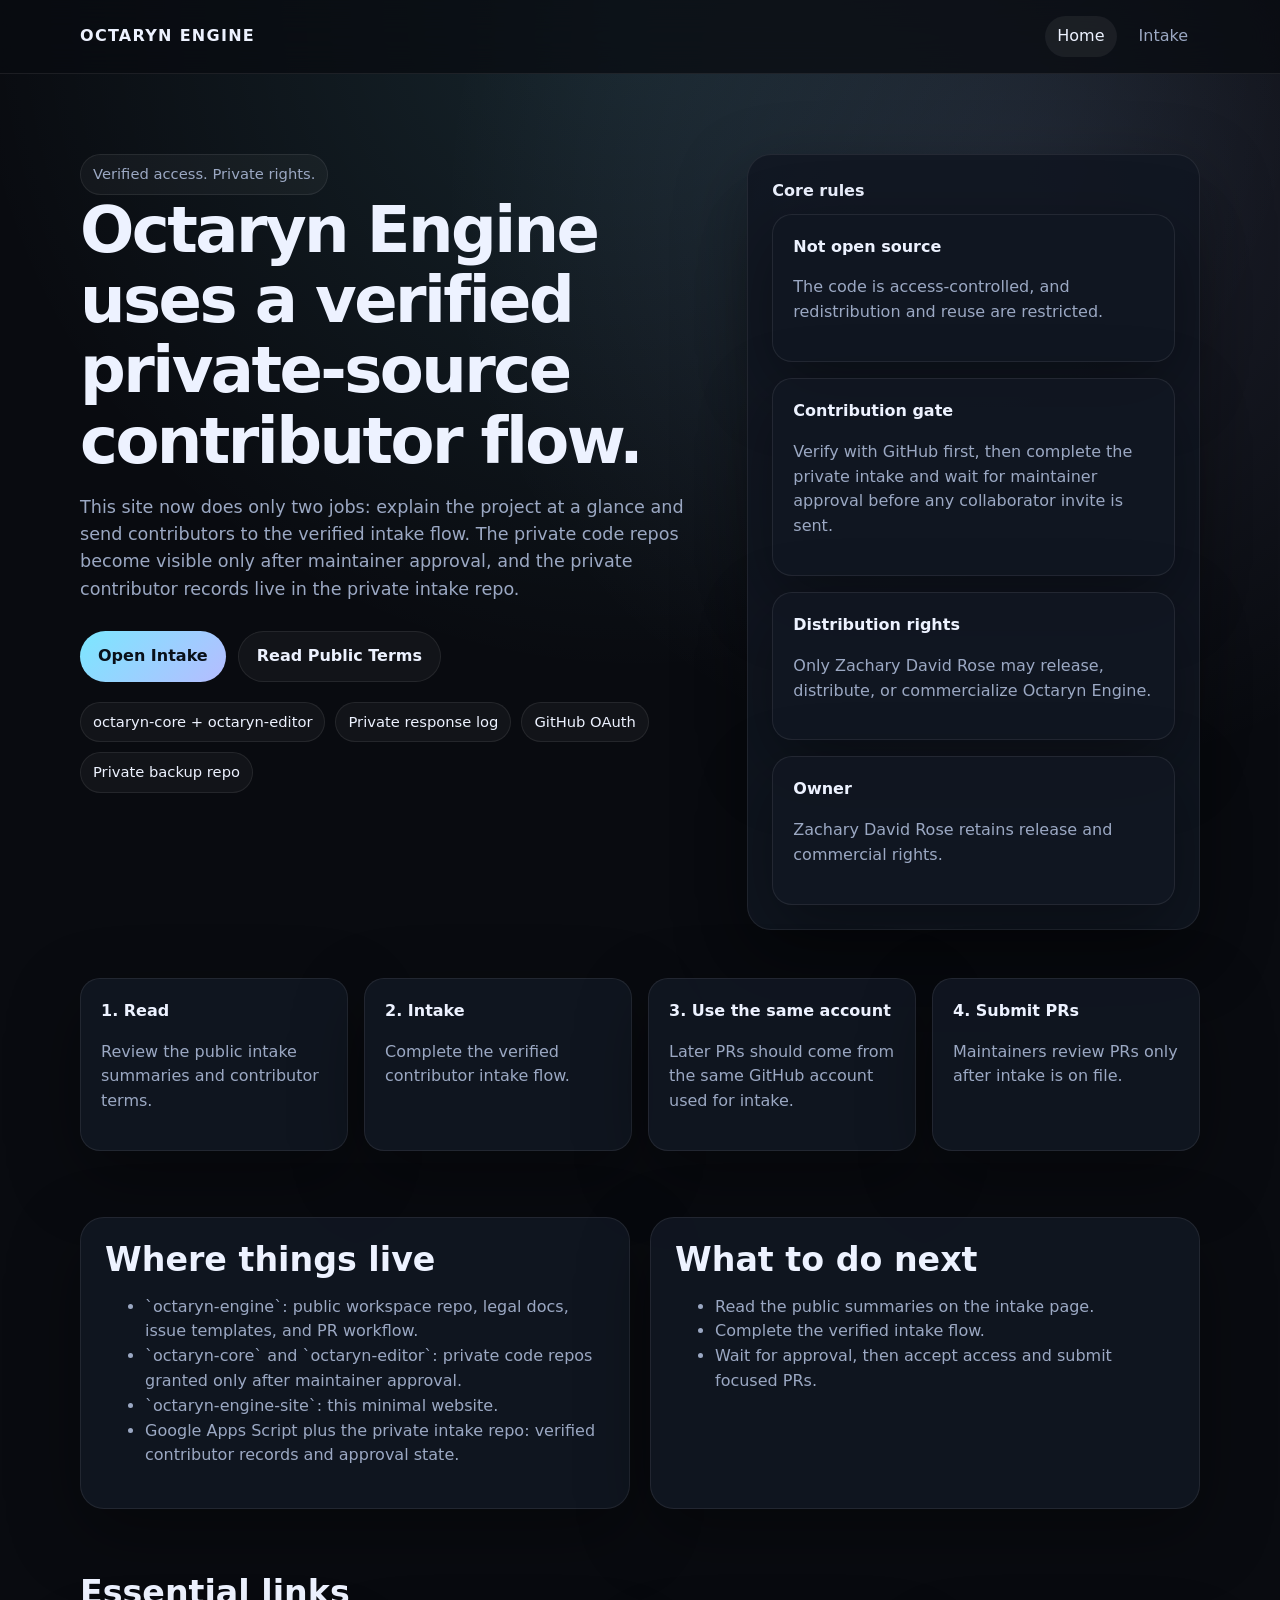
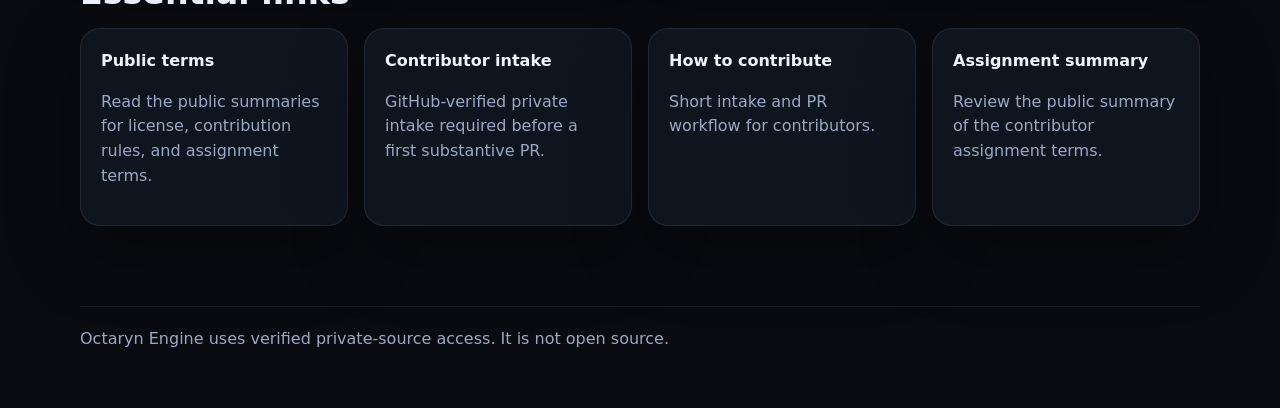
<file: index.html>
<!DOCTYPE html>
<html lang="en">
  <head>
    <meta charset="utf-8" />
    <meta name="viewport" content="width=device-width, initial-scale=1" />
    <title>Octaryn Engine</title>
    <meta
      name="description"
      content="Minimal public info and contributor intake hub for Octaryn Engine."
    />
    <link rel="stylesheet" href="./styles.css" />
  </head>
  <body>
    <header class="site-header">
      <div class="wrap">
        <a class="brand" href="./index.html">Octaryn Engine</a>
        <nav class="nav" aria-label="Primary">
          <a class="active" href="./index.html">Home</a>
          <a href="./contribute.html">Intake</a>
        </nav>
      </div>
    </header>

    <main>
      <section class="hero">
        <div class="wrap hero-grid">
          <div>
            <span class="eyebrow">Verified access. Private rights.</span>
            <h1>Octaryn Engine uses a verified private-source contributor flow.</h1>
            <p class="lead">
              This site now does only two jobs: explain the project at a glance
              and send contributors to the verified intake flow. The private
              code repos become visible only after maintainer approval, and the
              private contributor records live in the private intake repo.
            </p>
            <div class="actions">
              <a class="button primary" href="./contribute.html">Open Intake</a>
              <a class="button" href="./contribute.html#public-reading">Read Public Terms</a>
            </div>
            <div class="pill-row">
              <span class="pill">octaryn-core + octaryn-editor</span>
              <span class="pill">Private response log</span>
              <span class="pill">GitHub OAuth</span>
              <span class="pill">Private backup repo</span>
            </div>
          </div>

          <aside class="panel">
            <strong class="kicker">Core rules</strong>
            <div class="stat-grid">
              <div class="card">
                <strong>Not open source</strong>
                <p>The code is access-controlled, and redistribution and reuse are restricted.</p>
              </div>
              <div class="card">
                <strong>Contribution gate</strong>
                <p>Verify with GitHub first, then complete the private intake and wait for maintainer approval before any collaborator invite is sent.</p>
              </div>
              <div class="card">
                <strong>Distribution rights</strong>
                <p>Only Zachary David Rose may release, distribute, or commercialize Octaryn Engine.</p>
              </div>
              <div class="card">
                <strong>Owner</strong>
                <p>Zachary David Rose retains release and commercial rights.</p>
              </div>
            </div>
          </aside>
        </div>
      </section>

      <section class="section section-tight">
        <div class="wrap card-grid">
          <article class="card">
            <strong>1. Read</strong>
            <p>Review the public intake summaries and contributor terms.</p>
          </article>
          <article class="card">
            <strong>2. Intake</strong>
            <p>Complete the verified contributor intake flow.</p>
          </article>
          <article class="card">
            <strong>3. Use the same account</strong>
            <p>Later PRs should come from the same GitHub account used for intake.</p>
          </article>
          <article class="card">
            <strong>4. Submit PRs</strong>
            <p>Maintainers review PRs only after intake is on file.</p>
          </article>
        </div>
      </section>

      <section class="section">
        <div class="wrap two-column">
          <div class="callout">
            <h2>Where things live</h2>
            <ul>
              <li>`octaryn-engine`: public workspace repo, legal docs, issue templates, and PR workflow.</li>
              <li>`octaryn-core` and `octaryn-editor`: private code repos granted only after maintainer approval.</li>
              <li>`octaryn-engine-site`: this minimal website.</li>
              <li>Google Apps Script plus the private intake repo: verified contributor records and approval state.</li>
            </ul>
          </div>
          <div class="callout">
            <h2>What to do next</h2>
            <ul>
              <li>Read the public summaries on the intake page.</li>
              <li>Complete the verified intake flow.</li>
              <li>Wait for approval, then accept access and submit focused PRs.</li>
            </ul>
          </div>
        </div>
      </section>

      <section class="section">
        <div class="wrap">
          <h2>Essential links</h2>
          <div class="link-grid">
            <a class="card" href="./contribute.html#public-reading">
              <strong>Public terms</strong>
              <p>Read the public summaries for license, contribution rules, and assignment terms.</p>
            </a>
            <a class="card" href="https://script.google.com/macros/s/AKfycbyGsHf7AzW0qI_kUaegpCnmitAFibEJpZmuFQYInYjenw40W7BExqRMsYSe-QW4r1U4/exec" rel="noreferrer">
              <strong>Contributor intake</strong>
              <p>GitHub-verified private intake required before a first substantive PR.</p>
            </a>
            <a class="card" href="./contribute.html">
              <strong>How to contribute</strong>
              <p>Short intake and PR workflow for contributors.</p>
            </a>
            <a class="card" href="./contribute.html#assignment-summary">
              <strong>Assignment summary</strong>
              <p>Review the public summary of the contributor assignment terms.</p>
            </a>
          </div>
        </div>
      </section>
    </main>

    <footer class="footer">
      <div class="wrap">
        Octaryn Engine uses verified private-source access. It is not open source.
      </div>
    </footer>
  </body>
  </html>
</file>
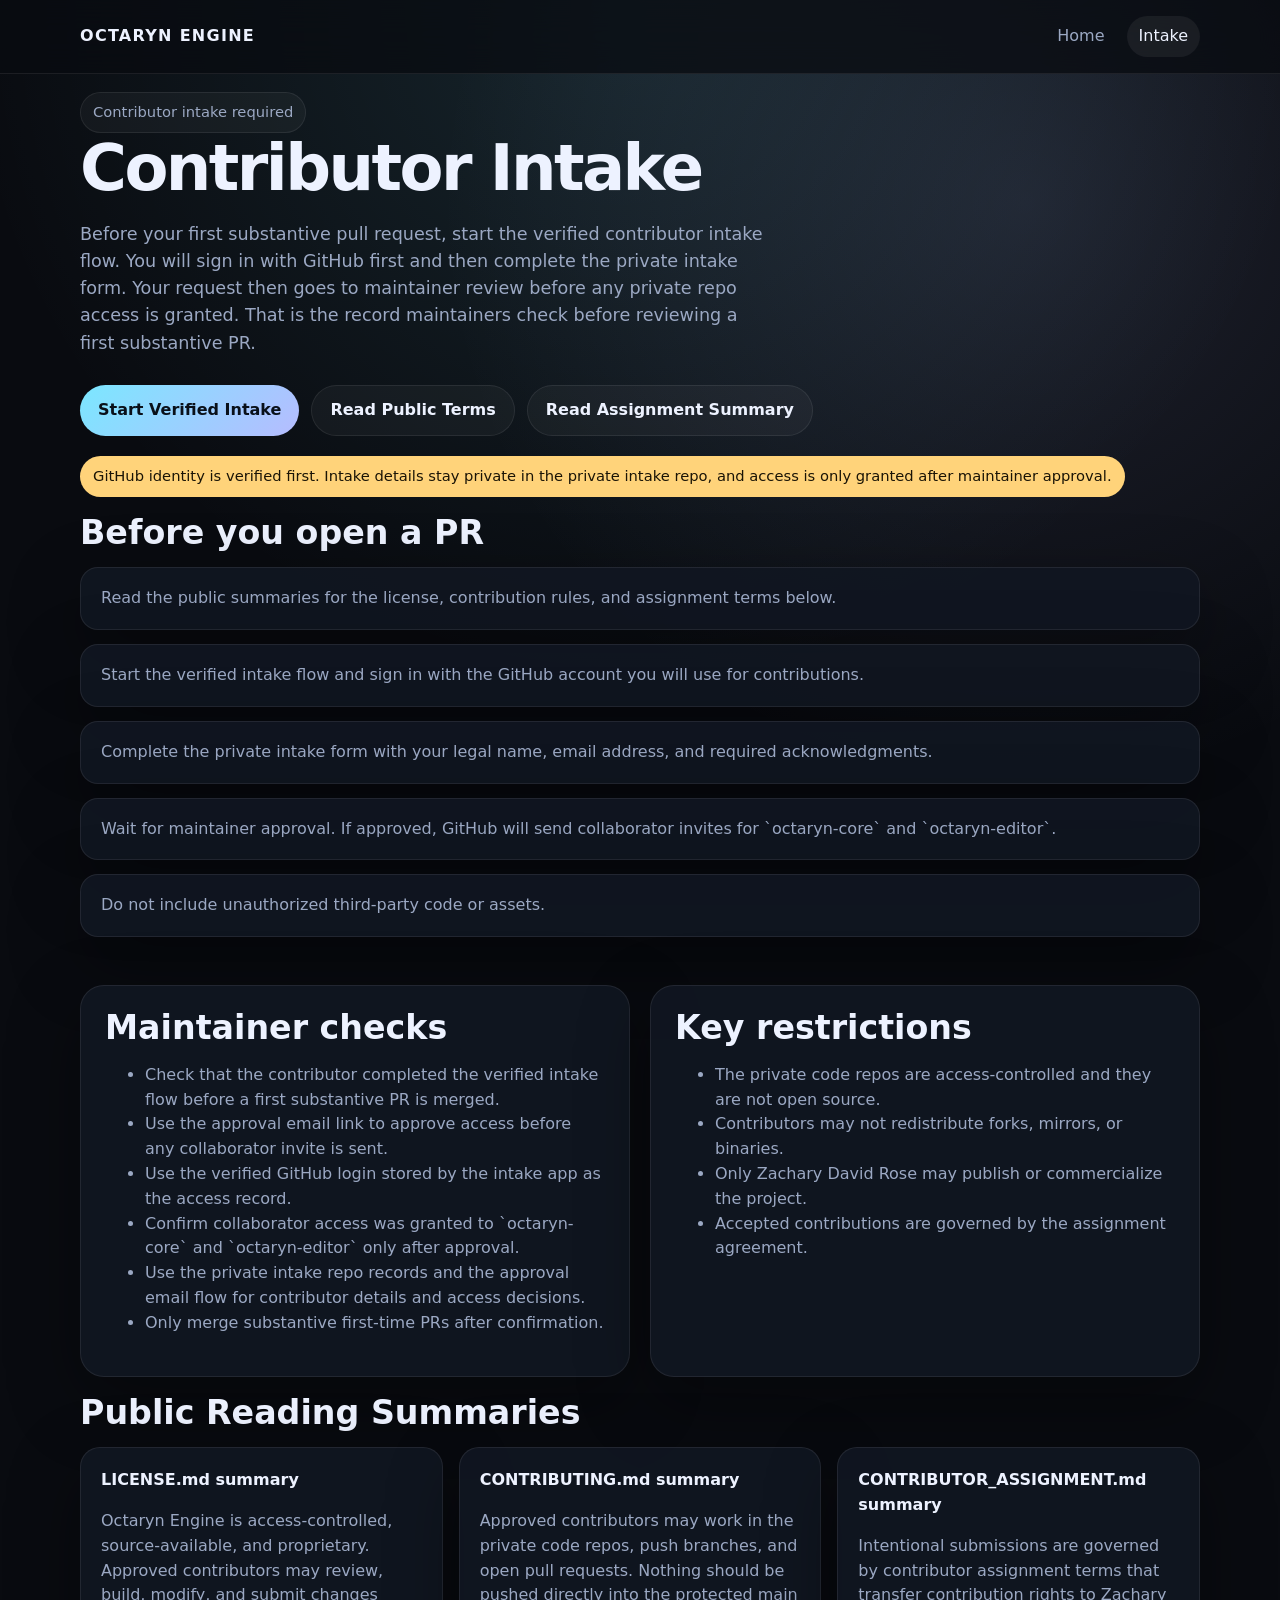
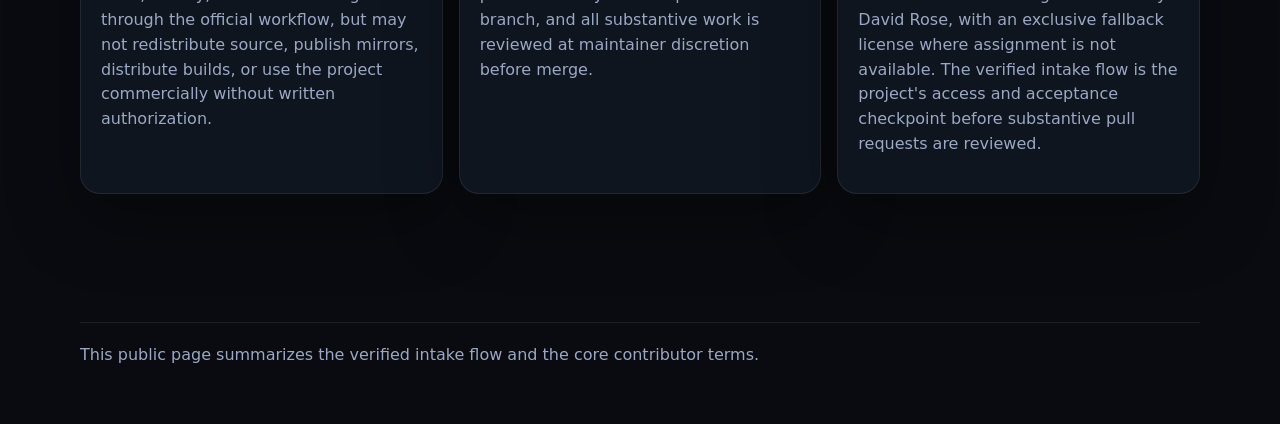
<file: contribute.html>
<!DOCTYPE html>
<html lang="en">
  <head>
    <meta charset="utf-8" />
    <meta name="viewport" content="width=device-width, initial-scale=1" />
    <title>Octaryn Engine Intake</title>
    <meta
      name="description"
      content="Contributor intake and PR requirements for Octaryn Engine."
    />
    <link rel="stylesheet" href="./styles.css" />
  </head>
  <body>
    <header class="site-header">
      <div class="wrap">
        <a class="brand" href="./index.html">Octaryn Engine</a>
        <nav class="nav" aria-label="Primary">
          <a href="./index.html">Home</a>
          <a class="active" href="./contribute.html">Intake</a>
        </nav>
      </div>
    </header>

    <main class="section">
      <div class="wrap">
        <span class="eyebrow">Contributor intake required</span>
        <h1>Contributor Intake</h1>
        <p class="lead">
          Before your first substantive pull request, start the verified
          contributor intake flow. You will sign in with GitHub first and then
          complete the private intake form. Your request then goes to maintainer
          review before any private repo access is granted. That is
          the record maintainers check before reviewing a first substantive PR.
        </p>

        <div class="actions">
          <a class="button primary" href="https://script.google.com/macros/s/AKfycbyGsHf7AzW0qI_kUaegpCnmitAFibEJpZmuFQYInYjenw40W7BExqRMsYSe-QW4r1U4/exec" rel="noreferrer">
            Start Verified Intake
          </a>
          <a class="button" href="#public-reading">
            Read Public Terms
          </a>
          <a class="button" href="#assignment-summary">
            Read Assignment Summary
          </a>
        </div>

        <div class="pill-row">
          <span class="pill warning">GitHub identity is verified first. Intake details stay private in the private intake repo, and access is only granted after maintainer approval.</span>
        </div>

        <section class="section">
          <h2>Before you open a PR</h2>
          <ol class="timeline">
            <li>
              Read the public summaries for the license, contribution rules, and
              assignment terms below.
            </li>
            <li>Start the verified intake flow and sign in with the GitHub account you will use for contributions.</li>
            <li>Complete the private intake form with your legal name, email address, and required acknowledgments.</li>
            <li>Wait for maintainer approval. If approved, GitHub will send collaborator invites for `octaryn-core` and `octaryn-editor`.</li>
            <li>Do not include unauthorized third-party code or assets.</li>
          </ol>
        </section>

        <div class="two-column">
          <section class="callout">
            <h2>Maintainer checks</h2>
            <ul>
              <li>Check that the contributor completed the verified intake flow before a first substantive PR is merged.</li>
              <li>Use the approval email link to approve access before any collaborator invite is sent.</li>
              <li>Use the verified GitHub login stored by the intake app as the access record.</li>
              <li>Confirm collaborator access was granted to `octaryn-core` and `octaryn-editor` only after approval.</li>
              <li>Use the private intake repo records and the approval email flow for contributor details and access decisions.</li>
              <li>Only merge substantive first-time PRs after confirmation.</li>
            </ul>
          </section>
          <section class="callout">
            <h2>Key restrictions</h2>
            <ul>
              <li>The private code repos are access-controlled and they are not open source.</li>
              <li>Contributors may not redistribute forks, mirrors, or binaries.</li>
              <li>Only Zachary David Rose may publish or commercialize the project.</li>
              <li>Accepted contributions are governed by the assignment agreement.</li>
            </ul>
          </section>
        </div>

        <section class="section" id="public-reading">
          <h2>Public Reading Summaries</h2>
          <div class="card-grid">
            <article class="card" id="license-summary">
              <strong>LICENSE.md summary</strong>
              <p>
                Octaryn Engine is access-controlled, source-available, and
                proprietary. Approved contributors may review, build, modify, and
                submit changes through the official workflow, but may not
                redistribute source, publish mirrors, distribute builds, or use
                the project commercially without written authorization.
              </p>
            </article>
            <article class="card" id="contributing-summary">
              <strong>CONTRIBUTING.md summary</strong>
              <p>
                Approved contributors may work in the private code repos, push branches,
                and open pull requests. Nothing should be pushed directly into the
                protected main branch, and all substantive work is reviewed at
                maintainer discretion before merge.
              </p>
            </article>
            <article class="card" id="assignment-summary">
              <strong>CONTRIBUTOR_ASSIGNMENT.md summary</strong>
              <p>
                Intentional submissions are governed by contributor assignment
                terms that transfer contribution rights to Zachary David Rose,
                with an exclusive fallback license where assignment is not
                available. The verified intake flow is the project's access and
                acceptance checkpoint before substantive pull requests are
                reviewed.
              </p>
            </article>
          </div>
        </section>
      </div>
    </main>

    <footer class="footer">
      <div class="wrap">
        This public page summarizes the verified intake flow and the core contributor terms.
      </div>
    </footer>
  </body>
  </html>
</file>
<file: styles.css>
:root {
  color-scheme: dark;
  --bg: #090b10;
  --bg-soft: #101520;
  --panel: rgba(17, 23, 34, 0.9);
  --panel-strong: rgba(20, 28, 42, 0.96);
  --border: rgba(255, 255, 255, 0.08);
  --text: #edf2ff;
  --muted: #9ba8c3;
  --accent: #7be7ff;
  --accent-strong: #b6bcff;
  --warning: #ffd37a;
  --shadow: 0 24px 70px rgba(0, 0, 0, 0.35);
}

* {
  box-sizing: border-box;
}

body {
  margin: 0;
  font-family: Inter, system-ui, -apple-system, BlinkMacSystemFont, "Segoe UI",
    sans-serif;
  background:
    radial-gradient(circle at top, rgba(123, 231, 255, 0.12), transparent 32%),
    radial-gradient(circle at 80% 10%, rgba(182, 188, 255, 0.12), transparent 28%),
    var(--bg);
  color: var(--text);
  line-height: 1.55;
}

a {
  color: var(--accent);
  text-decoration: none;
}

a:hover {
  text-decoration: underline;
}

.wrap {
  width: min(1120px, calc(100% - 32px));
  margin: 0 auto;
}

.site-header {
  position: sticky;
  top: 0;
  z-index: 10;
  backdrop-filter: blur(18px);
  background: rgba(9, 11, 16, 0.75);
  border-bottom: 1px solid var(--border);
}

.site-header .wrap {
  display: flex;
  align-items: center;
  justify-content: space-between;
  gap: 16px;
  padding: 16px 0;
}

.brand {
  font-weight: 700;
  letter-spacing: 0.08em;
  text-transform: uppercase;
  color: var(--text);
}

.nav {
  display: flex;
  flex-wrap: wrap;
  gap: 10px;
}

.nav a {
  padding: 8px 12px;
  border-radius: 999px;
  color: var(--muted);
}

.nav a.active,
.nav a:hover {
  background: rgba(255, 255, 255, 0.06);
  color: var(--text);
  text-decoration: none;
}

.hero {
  padding: 80px 0 48px;
}

.hero-grid {
  display: grid;
  gap: 24px;
  grid-template-columns: 1.35fr 0.95fr;
  align-items: stretch;
}

.eyebrow {
  display: inline-flex;
  align-items: center;
  gap: 8px;
  padding: 8px 12px;
  border-radius: 999px;
  border: 1px solid var(--border);
  background: rgba(255, 255, 255, 0.04);
  color: var(--muted);
  font-size: 0.92rem;
}

h1,
h2,
h3 {
  margin: 0 0 16px;
  line-height: 1.1;
}

h1 {
  font-size: clamp(2.6rem, 5vw, 4.8rem);
  letter-spacing: -0.04em;
}

h2 {
  font-size: clamp(1.6rem, 2.6vw, 2.2rem);
}

p,
li {
  color: var(--muted);
}

.lead {
  font-size: 1.1rem;
  max-width: 62ch;
}

.actions {
  display: flex;
  flex-wrap: wrap;
  gap: 12px;
  margin-top: 28px;
}

.button {
  display: inline-flex;
  align-items: center;
  justify-content: center;
  gap: 8px;
  padding: 12px 18px;
  border-radius: 999px;
  border: 1px solid var(--border);
  background: rgba(255, 255, 255, 0.04);
  color: var(--text);
  font-weight: 600;
}

.button.primary {
  background: linear-gradient(135deg, var(--accent), var(--accent-strong));
  color: #091019;
  border: 0;
}

.button:hover {
  text-decoration: none;
  transform: translateY(-1px);
}

.panel,
.card,
.callout,
.timeline li {
  border: 1px solid var(--border);
  background: var(--panel);
  box-shadow: var(--shadow);
}

.panel,
.callout {
  padding: 24px;
  border-radius: 24px;
}

.stat-grid,
.card-grid,
.link-grid {
  display: grid;
  gap: 16px;
}

.stat-grid,
.card-grid {
  grid-template-columns: repeat(auto-fit, minmax(220px, 1fr));
}

.link-grid {
  grid-template-columns: repeat(auto-fit, minmax(240px, 1fr));
}

.card {
  padding: 20px;
  border-radius: 20px;
}

.card strong,
.kicker {
  display: block;
  margin-bottom: 10px;
  color: var(--text);
}

.section {
  padding: 18px 0 48px;
}

.section-tight {
  padding-top: 0;
}

.pill-row {
  display: flex;
  flex-wrap: wrap;
  gap: 10px;
  margin-top: 20px;
}

.pill {
  display: inline-flex;
  padding: 8px 12px;
  border-radius: 999px;
  border: 1px solid var(--border);
  background: rgba(255, 255, 255, 0.04);
  color: var(--text);
  font-size: 0.92rem;
}

.pill.warning {
  color: #1a1406;
  background: var(--warning);
  border-color: transparent;
}

.code-block {
  overflow-x: auto;
  padding: 20px;
  border-radius: 20px;
  border: 1px solid var(--border);
  background: var(--panel-strong);
  color: #d8e1f8;
}

code,
pre {
  font-family: "SFMono-Regular", Consolas, "Liberation Mono", Menlo, monospace;
}

.timeline {
  list-style: none;
  padding: 0;
  margin: 0;
  display: grid;
  gap: 14px;
}

.timeline li {
  padding: 18px 20px;
  border-radius: 18px;
}

.footer {
  padding: 32px 0 56px;
  color: var(--muted);
}

.footer .wrap {
  border-top: 1px solid var(--border);
  padding-top: 20px;
}

.two-column {
  display: grid;
  gap: 20px;
  grid-template-columns: repeat(2, minmax(0, 1fr));
}

@media (max-width: 860px) {
  .hero-grid,
  .two-column {
    grid-template-columns: 1fr;
  }

  .site-header .wrap {
    align-items: flex-start;
    flex-direction: column;
  }

  .hero {
    padding-top: 48px;
  }
}
</file>
